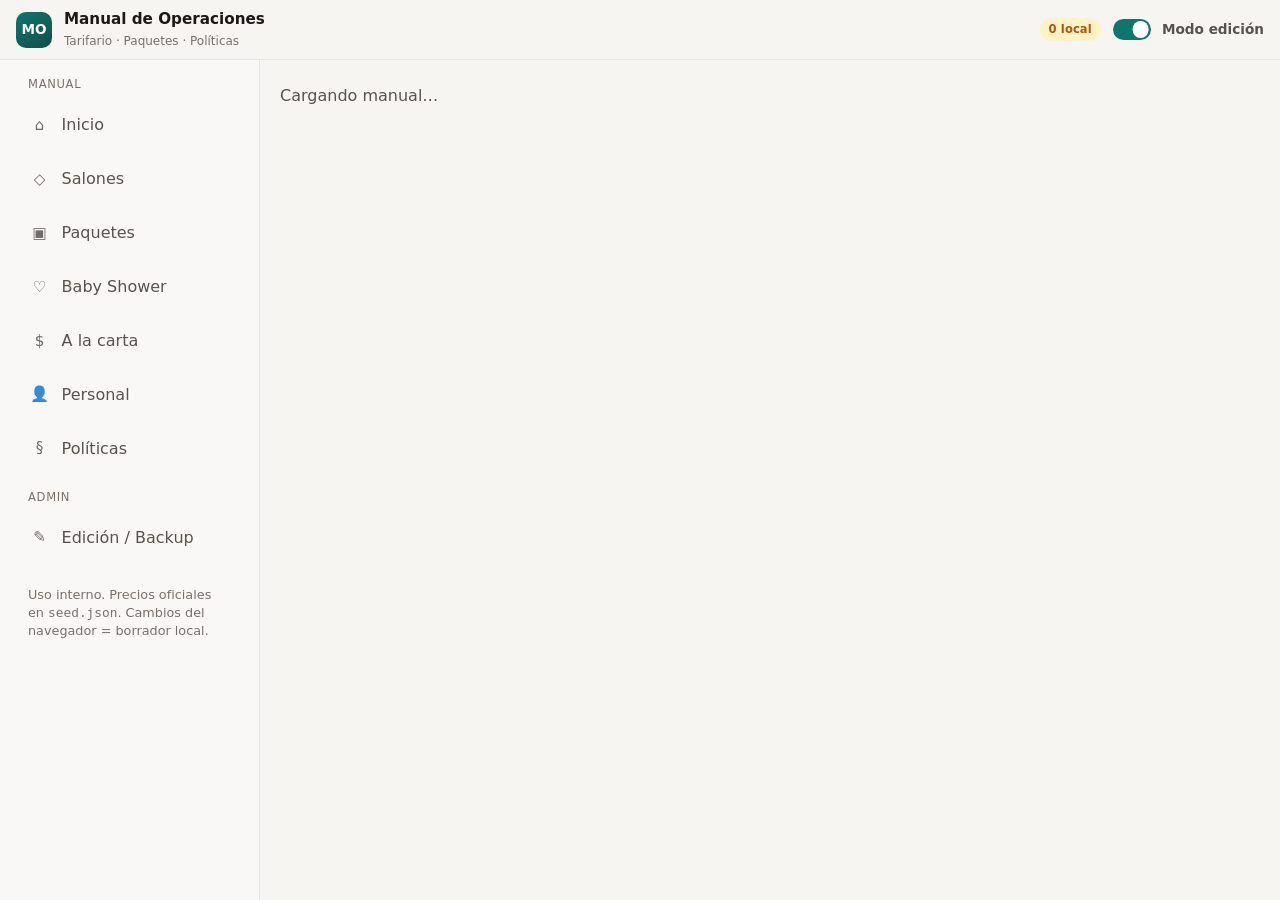
<file: index.html>
<!DOCTYPE html>
<html lang="es">
  <head>
    <meta charset="UTF-8" />
    <meta http-equiv="refresh" content="0; url=./web/" />
    <title>Manual de Operaciones</title>
    <link rel="canonical" href="./web/" />
  </head>
  <body>
    <p>Redirigiendo al manual… <a href="./web/">Abrir manual</a></p>
  </body>
</html>
</file>
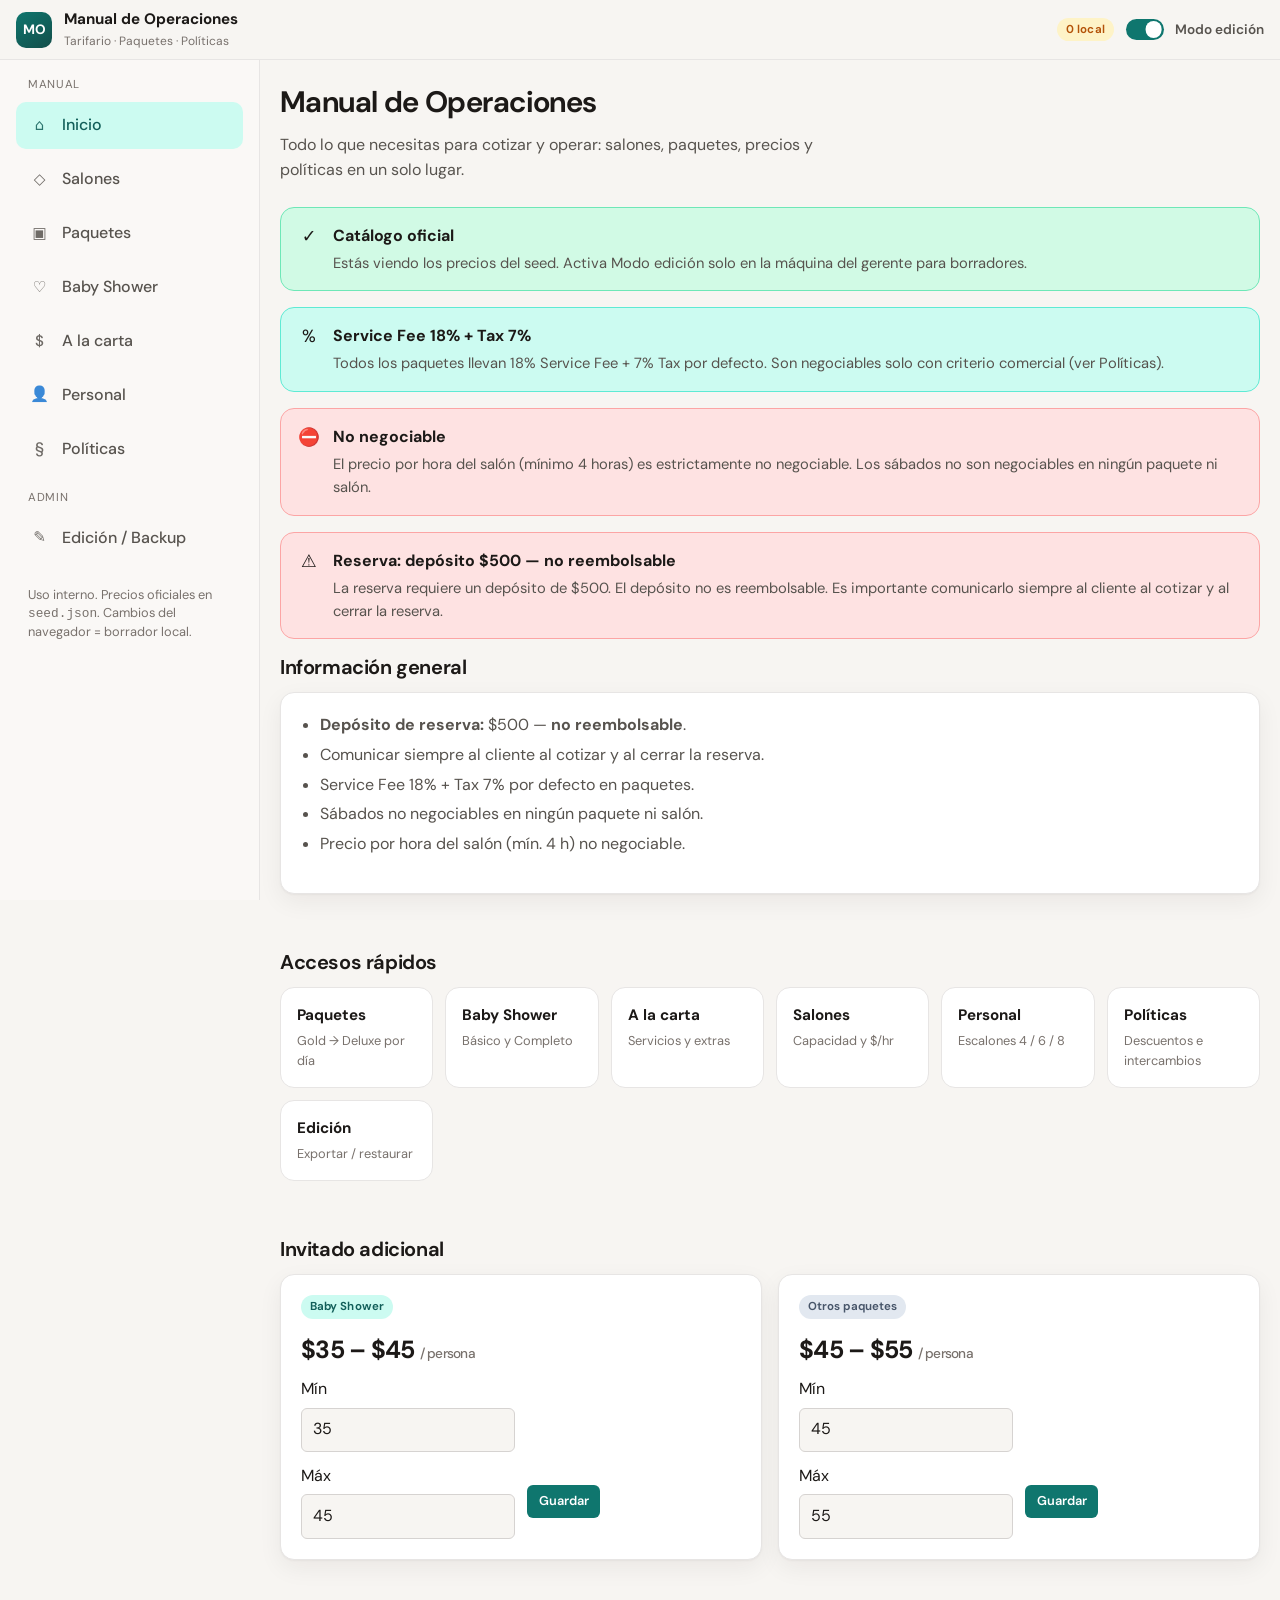
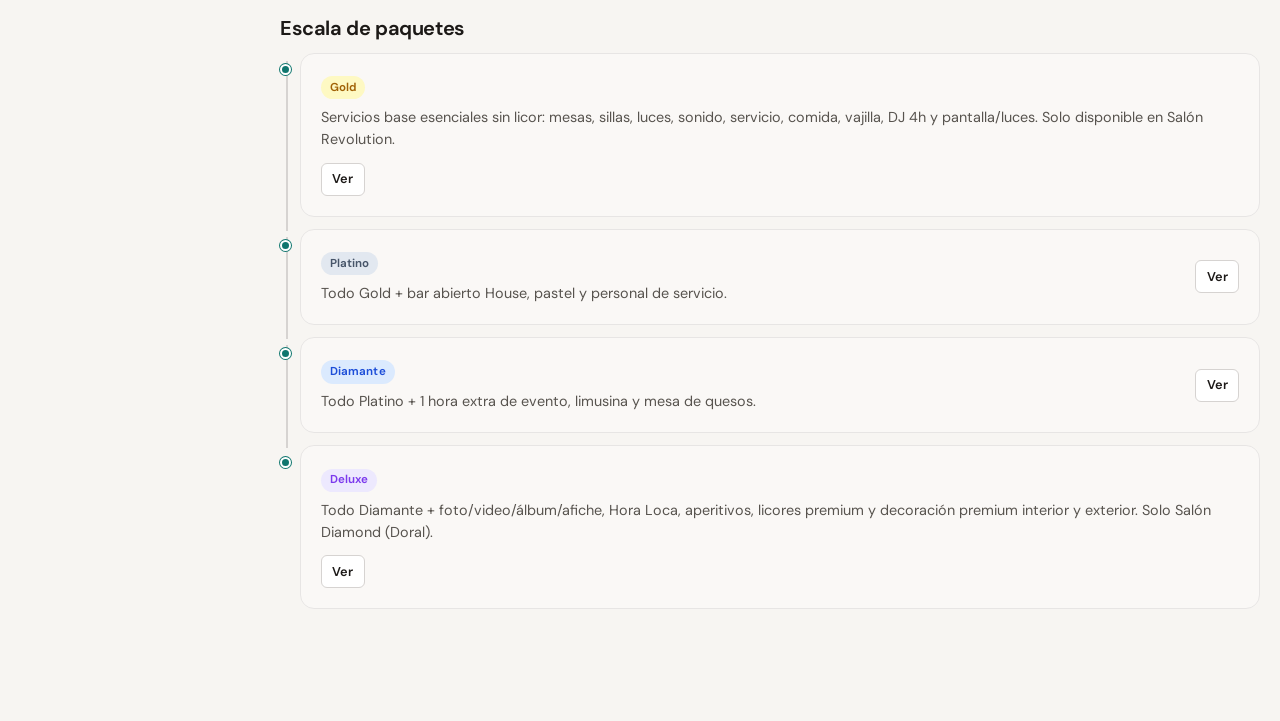
<file: web/index.html>
<!DOCTYPE html>
<html lang="es">
  <head>
    <meta charset="UTF-8" />
    <meta name="viewport" content="width=device-width, initial-scale=1, viewport-fit=cover" />
    <meta name="description" content="Manual interno de operaciones, tarifario y contrataciones para el equipo de ventas." />
    <title>Manual de Operaciones y Contrataciones</title>
    <link rel="preconnect" href="https://fonts.googleapis.com" />
    <link rel="preconnect" href="https://fonts.gstatic.com" crossorigin />
    <link href="https://fonts.googleapis.com/css2?family=DM+Sans:ital,opsz,wght@0,9..40,400;0,9..40,500;0,9..40,600;0,9..40,700;1,9..40,400&display=swap" rel="stylesheet" />
    <link rel="stylesheet" href="./css/tokens.css" />
    <link rel="stylesheet" href="./css/base.css" />
    <link rel="stylesheet" href="./css/layout.css" />
    <link rel="stylesheet" href="./css/components.css" />
  </head>
  <body>
    <a class="skip-link" href="#app-content">Saltar al contenido</a>

    <div class="app">
      <header class="header">
        <button type="button" class="menu-toggle" id="menu-toggle" aria-label="Abrir menú">
          <span></span>
        </button>
        <div class="header__brand">
          <div class="header__logo" aria-hidden="true">MO</div>
          <div class="header__titles">
            <strong>Manual de Operaciones</strong>
            <span>Tarifario · Paquetes · Políticas</span>
          </div>
        </div>
        <div class="header__actions">
          <span class="badge badge--warn" id="override-badge" hidden>0 local</span>
          <label class="toggle" title="Desactiva en tablets de sala">
            <input type="checkbox" id="edit-toggle" checked />
            <span id="edit-label">Modo edición</span>
          </label>
        </div>
      </header>

      <div class="sidebar-backdrop" id="sidebar-backdrop"></div>

      <aside class="sidebar" id="sidebar" aria-label="Navegación principal">
        <p class="nav-label">Manual</p>
        <ul class="nav-list">
          <li>
            <a class="nav-link" data-nav="home" href="#/">
              <span class="nav-link__icon">⌂</span> Inicio
            </a>
          </li>
          <li>
            <a class="nav-link" data-nav="salones" href="#/salones">
              <span class="nav-link__icon">◇</span> Salones
            </a>
          </li>
          <li>
            <a class="nav-link" data-nav="paquetes" href="#/paquetes">
              <span class="nav-link__icon">▣</span> Paquetes
            </a>
          </li>
          <li>
            <a class="nav-link" data-nav="baby-shower" href="#/baby-shower">
              <span class="nav-link__icon">♡</span> Baby Shower
            </a>
          </li>
          <li>
            <a class="nav-link" data-nav="servicios" href="#/servicios">
              <span class="nav-link__icon">$</span> A la carta
            </a>
          </li>
          <li>
            <a class="nav-link" data-nav="personal" href="#/personal">
              <span class="nav-link__icon">👤</span> Personal
            </a>
          </li>
          <li>
            <a class="nav-link" data-nav="politicas" href="#/politicas">
              <span class="nav-link__icon">§</span> Políticas
            </a>
          </li>
        </ul>
        <p class="nav-label">Admin</p>
        <ul class="nav-list">
          <li>
            <a class="nav-link" data-nav="editar" href="#/editar">
              <span class="nav-link__icon">✎</span> Edición / Backup
            </a>
          </li>
        </ul>
        <p class="tiny faint" style="margin-top:1.5rem;padding:0 0.75rem;line-height:1.4">
          Uso interno. Precios oficiales en <code>seed.json</code>. Cambios del navegador = borrador local.
        </p>
      </aside>

      <main class="main">
        <div class="content" id="app-content" tabindex="-1">
          <p class="muted">Cargando manual…</p>
        </div>
      </main>
    </div>

    <nav class="bottom-nav" aria-label="Navegación móvil">
      <a data-nav="home" href="#/"><span>⌂</span><span>Inicio</span></a>
      <a data-nav="paquetes" href="#/paquetes"><span>▣</span><span>Paquetes</span></a>
      <a data-nav="servicios" href="#/servicios"><span>$</span><span>Precios</span></a>
      <a data-nav="politicas" href="#/politicas"><span>§</span><span>Reglas</span></a>
      <a data-nav="editar" href="#/editar"><span>✎</span><span>Edit</span></a>
    </nav>

    <div class="toast-host" id="toast-host" aria-live="polite"></div>

    <script type="module" src="./js/app.js"></script>
  </body>
</html>
</file>
<file: web/css/tokens.css>
:root {
  --bg: #f7f5f2;
  --bg-elevated: #ffffff;
  --bg-muted: #efebe6;
  --bg-soft: #faf8f6;
  --text: #1c1917;
  --text-muted: #57534e;
  --text-faint: #78716c;
  --border: #e7e5e4;
  --border-strong: #d6d3d1;
  --accent: #0f766e;
  --accent-hover: #0d9488;
  --accent-soft: #ccfbf1;
  --accent-text: #115e59;
  --warn: #b45309;
  --warn-soft: #fef3c7;
  --danger: #b91c1c;
  --danger-soft: #fee2e2;
  --ok: #047857;
  --ok-soft: #d1fae5;
  --gold: #a16207;
  --gold-soft: #fef9c3;
  --platino: #475569;
  --platino-soft: #e2e8f0;
  --diamante: #1d4ed8;
  --diamante-soft: #dbeafe;
  --deluxe: #7c3aed;
  --deluxe-soft: #ede9fe;
  --shadow: 0 1px 2px rgba(28, 25, 23, 0.04), 0 8px 24px rgba(28, 25, 23, 0.06);
  --radius: 14px;
  --radius-sm: 10px;
  --radius-xs: 6px;
  --font: "DM Sans", "Segoe UI", system-ui, -apple-system, sans-serif;
  --mono: ui-monospace, "SF Mono", Menlo, Consolas, monospace;
  --nav-w: 260px;
  --header-h: 60px;
  --space-1: 0.25rem;
  --space-2: 0.5rem;
  --space-3: 0.75rem;
  --space-4: 1rem;
  --space-5: 1.25rem;
  --space-6: 1.5rem;
  --space-8: 2rem;
  --space-10: 2.5rem;
  --max-content: 1100px;
  --transition: 160ms ease;
}
</file>
<file: web/css/base.css>
*,
*::before,
*::after {
  box-sizing: border-box;
}

html {
  scroll-behavior: smooth;
}

body {
  margin: 0;
  font-family: var(--font);
  font-size: 16px;
  line-height: 1.55;
  color: var(--text);
  background: var(--bg);
  -webkit-font-smoothing: antialiased;
}

img {
  max-width: 100%;
}

a {
  color: var(--accent);
  text-decoration: none;
}

a:hover {
  text-decoration: underline;
}

h1, h2, h3, h4 {
  line-height: 1.25;
  font-weight: 650;
  letter-spacing: -0.02em;
  margin: 0 0 var(--space-3);
  color: var(--text);
}

h1 { font-size: clamp(1.5rem, 2.5vw, 1.85rem); }
h2 { font-size: 1.25rem; }
h3 { font-size: 1.05rem; }

p {
  margin: 0 0 var(--space-3);
  color: var(--text-muted);
}

ul, ol {
  margin: 0 0 var(--space-4);
  padding-left: 1.2rem;
  color: var(--text-muted);
}

li + li {
  margin-top: 0.3rem;
}

button,
input,
select,
textarea {
  font: inherit;
}

button {
  cursor: pointer;
  border: none;
  background: none;
}

table {
  width: 100%;
  border-collapse: collapse;
}

:focus-visible {
  outline: 2px solid var(--accent);
  outline-offset: 2px;
}

.skip-link {
  position: absolute;
  left: -9999px;
  top: 0;
  background: var(--accent);
  color: white;
  padding: var(--space-2) var(--space-4);
  z-index: 1000;
  border-radius: 0 0 var(--radius-xs) 0;
}

.skip-link:focus {
  left: 0;
}

.sr-only {
  position: absolute;
  width: 1px;
  height: 1px;
  padding: 0;
  margin: -1px;
  overflow: hidden;
  clip: rect(0, 0, 0, 0);
  border: 0;
}

.num {
  font-variant-numeric: tabular-nums;
  font-feature-settings: "tnum";
}

.muted { color: var(--text-muted); }
.faint { color: var(--text-faint); }
.small { font-size: 0.9rem; }
.tiny { font-size: 0.8rem; }
.strong { font-weight: 650; color: var(--text); }
</file>
<file: web/css/layout.css>
.app {
  min-height: 100vh;
  display: grid;
  grid-template-columns: var(--nav-w) 1fr;
  grid-template-rows: var(--header-h) 1fr;
  grid-template-areas:
    "header header"
    "nav main";
}

.header {
  grid-area: header;
  position: sticky;
  top: 0;
  z-index: 40;
  display: flex;
  align-items: center;
  gap: var(--space-3);
  padding: 0 var(--space-4);
  background: rgba(247, 245, 242, 0.92);
  backdrop-filter: blur(10px);
  border-bottom: 1px solid var(--border);
}

.header__brand {
  display: flex;
  align-items: center;
  gap: var(--space-3);
  min-width: 0;
  flex: 1;
}

.header__logo {
  width: 36px;
  height: 36px;
  border-radius: 10px;
  background: linear-gradient(145deg, var(--accent), #134e4a);
  color: white;
  display: grid;
  place-items: center;
  font-weight: 700;
  font-size: 0.85rem;
  flex-shrink: 0;
}

.header__titles {
  min-width: 0;
}

.header__titles strong {
  display: block;
  font-size: 0.95rem;
  white-space: nowrap;
  overflow: hidden;
  text-overflow: ellipsis;
}

.header__titles span {
  display: block;
  font-size: 0.75rem;
  color: var(--text-faint);
}

.header__actions {
  display: flex;
  align-items: center;
  gap: var(--space-2);
  flex-shrink: 0;
}

.menu-toggle {
  display: none;
  width: 40px;
  height: 40px;
  border-radius: var(--radius-sm);
  border: 1px solid var(--border);
  background: var(--bg-elevated);
  align-items: center;
  justify-content: center;
}

.menu-toggle span {
  display: block;
  width: 18px;
  height: 2px;
  background: var(--text);
  position: relative;
}

.menu-toggle span::before,
.menu-toggle span::after {
  content: "";
  position: absolute;
  left: 0;
  width: 18px;
  height: 2px;
  background: var(--text);
}

.menu-toggle span::before { top: -6px; }
.menu-toggle span::after { top: 6px; }

.sidebar {
  grid-area: nav;
  border-right: 1px solid var(--border);
  background: var(--bg-soft);
  padding: var(--space-4);
  overflow-y: auto;
  position: sticky;
  top: var(--header-h);
  height: calc(100vh - var(--header-h));
}

.nav-label {
  font-size: 0.72rem;
  text-transform: uppercase;
  letter-spacing: 0.06em;
  color: var(--text-faint);
  margin: var(--space-4) 0 var(--space-2);
  padding-left: var(--space-3);
}

.nav-label:first-child {
  margin-top: 0;
}

.nav-list {
  list-style: none;
  margin: 0;
  padding: 0;
  display: flex;
  flex-direction: column;
  gap: 2px;
}

.nav-link {
  display: flex;
  align-items: center;
  gap: var(--space-3);
  padding: 0.7rem 0.85rem;
  border-radius: var(--radius-sm);
  color: var(--text-muted);
  text-decoration: none;
  font-weight: 500;
  transition: background var(--transition), color var(--transition);
}

.nav-link:hover {
  background: var(--bg-muted);
  color: var(--text);
  text-decoration: none;
}

.nav-link.is-active {
  background: var(--accent-soft);
  color: var(--accent-text);
}

.nav-link__icon {
  width: 1.25rem;
  text-align: center;
  opacity: 0.85;
  font-size: 0.95rem;
}

.main {
  grid-area: main;
  min-width: 0;
}

.content {
  max-width: var(--max-content);
  margin: 0 auto;
  padding: var(--space-6) var(--space-5) 5rem;
}

.page-header {
  margin-bottom: var(--space-6);
}

.page-header p {
  max-width: 52ch;
  margin-bottom: 0;
}

.section {
  margin-bottom: var(--space-8);
}

.section + .section {
  padding-top: var(--space-2);
}

.grid-2 {
  display: grid;
  grid-template-columns: repeat(2, minmax(0, 1fr));
  gap: var(--space-4);
}

.grid-3 {
  display: grid;
  grid-template-columns: repeat(3, minmax(0, 1fr));
  gap: var(--space-4);
}

.grid-auto {
  display: grid;
  grid-template-columns: repeat(auto-fill, minmax(240px, 1fr));
  gap: var(--space-4);
}

.stack {
  display: flex;
  flex-direction: column;
  gap: var(--space-4);
}

.row {
  display: flex;
  flex-wrap: wrap;
  gap: var(--space-3);
  align-items: center;
}

.row-between {
  display: flex;
  flex-wrap: wrap;
  gap: var(--space-3);
  align-items: center;
  justify-content: space-between;
}

.filters {
  display: flex;
  flex-wrap: wrap;
  gap: var(--space-3);
  margin-bottom: var(--space-5);
  padding: var(--space-4);
  background: var(--bg-elevated);
  border: 1px solid var(--border);
  border-radius: var(--radius);
}

.filters label {
  display: flex;
  flex-direction: column;
  gap: 0.35rem;
  font-size: 0.8rem;
  color: var(--text-faint);
  font-weight: 600;
  min-width: 140px;
}

.filters select,
.field input,
.field select {
  border: 1px solid var(--border-strong);
  background: var(--bg);
  border-radius: var(--radius-xs);
  padding: 0.55rem 0.7rem;
  color: var(--text);
  min-width: 0;
}

.bottom-nav {
  display: none;
  position: fixed;
  left: 0;
  right: 0;
  bottom: 0;
  z-index: 50;
  background: rgba(255, 255, 255, 0.96);
  backdrop-filter: blur(10px);
  border-top: 1px solid var(--border);
  padding: 0.35rem 0.4rem calc(0.35rem + env(safe-area-inset-bottom));
  justify-content: space-around;
}

.bottom-nav a {
  flex: 1;
  display: flex;
  flex-direction: column;
  align-items: center;
  gap: 0.15rem;
  padding: 0.4rem 0.2rem;
  font-size: 0.68rem;
  color: var(--text-faint);
  text-decoration: none;
  border-radius: 8px;
}

.bottom-nav a.is-active {
  color: var(--accent-text);
  background: var(--accent-soft);
}

.bottom-nav a span:first-child {
  font-size: 1rem;
}

.sidebar-backdrop {
  display: none;
}

@media (max-width: 900px) {
  .app {
    grid-template-columns: 1fr;
    grid-template-areas:
      "header"
      "main";
  }

  .menu-toggle {
    display: inline-flex;
  }

  .sidebar {
    position: fixed;
    left: 0;
    top: var(--header-h);
    bottom: 0;
    width: min(300px, 86vw);
    z-index: 60;
    transform: translateX(-105%);
    transition: transform var(--transition);
    height: auto;
    box-shadow: var(--shadow);
  }

  .sidebar.is-open {
    transform: translateX(0);
  }

  .sidebar-backdrop.is-open {
    display: block;
    position: fixed;
    inset: var(--header-h) 0 0 0;
    background: rgba(28, 25, 23, 0.35);
    z-index: 55;
  }

  .grid-2,
  .grid-3 {
    grid-template-columns: 1fr;
  }

  .content {
    padding: var(--space-5) var(--space-4) 6.5rem;
  }

  .bottom-nav {
    display: flex;
  }
}

@media (max-width: 520px) {
  .header__titles span {
    display: none;
  }

  .filters label {
    width: 100%;
  }
}
</file>
<file: web/css/components.css>
.card {
  background: var(--bg-elevated);
  border: 1px solid var(--border);
  border-radius: var(--radius);
  box-shadow: var(--shadow);
  padding: var(--space-5);
}

.card--soft {
  background: var(--bg-soft);
  box-shadow: none;
}

.card--clickable {
  cursor: pointer;
  transition: border-color var(--transition), transform var(--transition);
  text-align: left;
  width: 100%;
  display: block;
  color: inherit;
}

.card--clickable:hover {
  border-color: var(--accent);
  text-decoration: none;
  transform: translateY(-1px);
}

.card__title {
  margin: 0 0 var(--space-2);
  font-size: 1.05rem;
}

.card__meta {
  display: flex;
  flex-wrap: wrap;
  gap: var(--space-2);
  margin-bottom: var(--space-3);
}

.card__price {
  font-size: 1.55rem;
  font-weight: 700;
  color: var(--text);
  letter-spacing: -0.03em;
  margin: var(--space-2) 0;
}

.card__price small {
  font-size: 0.85rem;
  font-weight: 500;
  color: var(--text-faint);
}

.badge {
  display: inline-flex;
  align-items: center;
  gap: 0.25rem;
  padding: 0.18rem 0.55rem;
  border-radius: 999px;
  font-size: 0.72rem;
  font-weight: 650;
  letter-spacing: 0.01em;
  background: var(--bg-muted);
  color: var(--text-muted);
  white-space: nowrap;
}

.badge--accent { background: var(--accent-soft); color: var(--accent-text); }
.badge--warn { background: var(--warn-soft); color: var(--warn); }
.badge--danger { background: var(--danger-soft); color: var(--danger); }
.badge--ok { background: var(--ok-soft); color: var(--ok); }
.badge--gold { background: var(--gold-soft); color: var(--gold); }
.badge--platino { background: var(--platino-soft); color: var(--platino); }
.badge--diamante { background: var(--diamante-soft); color: var(--diamante); }
.badge--deluxe { background: var(--deluxe-soft); color: var(--deluxe); }

.callout {
  border-radius: var(--radius);
  padding: var(--space-4);
  border: 1px solid var(--border);
  background: var(--bg-elevated);
  display: flex;
  gap: var(--space-3);
  align-items: flex-start;
}

.callout__icon {
  flex-shrink: 0;
  width: 1.5rem;
  text-align: center;
  font-size: 1.1rem;
  line-height: 1.4;
}

.callout__body {
  min-width: 0;
}

.callout__body strong {
  display: block;
  margin-bottom: 0.2rem;
  color: var(--text);
}

.callout__body p {
  margin: 0;
  font-size: 0.92rem;
}

.callout--warn {
  background: var(--warn-soft);
  border-color: #fcd34d;
}

.callout--danger {
  background: var(--danger-soft);
  border-color: #fca5a5;
}

.callout--ok {
  background: var(--ok-soft);
  border-color: #6ee7b7;
}

.callout--info {
  background: var(--accent-soft);
  border-color: #5eead4;
}

.btn {
  display: inline-flex;
  align-items: center;
  justify-content: center;
  gap: 0.4rem;
  padding: 0.55rem 0.9rem;
  border-radius: var(--radius-xs);
  border: 1px solid transparent;
  font-weight: 600;
  font-size: 0.9rem;
  transition: background var(--transition), border-color var(--transition), color var(--transition);
  white-space: nowrap;
}

.btn:disabled {
  opacity: 0.5;
  cursor: not-allowed;
}

.btn--primary {
  background: var(--accent);
  color: white;
}

.btn--primary:hover:not(:disabled) {
  background: var(--accent-hover);
}

.btn--secondary {
  background: var(--bg-elevated);
  border-color: var(--border-strong);
  color: var(--text);
}

.btn--secondary:hover:not(:disabled) {
  background: var(--bg-muted);
}

.btn--ghost {
  background: transparent;
  color: var(--text-muted);
}

.btn--ghost:hover:not(:disabled) {
  background: var(--bg-muted);
  color: var(--text);
}

.btn--danger {
  background: var(--danger-soft);
  color: var(--danger);
  border-color: #fca5a5;
}

.btn--sm {
  padding: 0.35rem 0.65rem;
  font-size: 0.8rem;
}

.btn--icon {
  width: 2rem;
  height: 2rem;
  padding: 0;
  border-radius: var(--radius-xs);
}

.table-wrap {
  overflow-x: auto;
  border: 1px solid var(--border);
  border-radius: var(--radius);
  background: var(--bg-elevated);
}

.table {
  min-width: 480px;
}

.table th,
.table td {
  padding: 0.75rem 0.9rem;
  text-align: left;
  border-bottom: 1px solid var(--border);
  vertical-align: middle;
}

.table th {
  font-size: 0.78rem;
  text-transform: uppercase;
  letter-spacing: 0.04em;
  color: var(--text-faint);
  background: var(--bg-soft);
  font-weight: 650;
}

.table tr:last-child td {
  border-bottom: none;
}

.table tbody tr:hover td {
  background: rgba(15, 118, 110, 0.03);
}

.price-cell {
  font-weight: 650;
  white-space: nowrap;
}

.price-cell.is-na {
  color: var(--text-faint);
  font-weight: 500;
}

.inclusion-list {
  list-style: none;
  margin: 0;
  padding: 0;
  display: flex;
  flex-direction: column;
  gap: 0.45rem;
}

.inclusion-list li {
  display: flex;
  align-items: center;
  justify-content: space-between;
  gap: var(--space-3);
  padding: 0.55rem 0.7rem;
  background: var(--bg-soft);
  border: 1px solid var(--border);
  border-radius: var(--radius-xs);
  color: var(--text);
  margin: 0;
}

.inclusion-list .check {
  color: var(--ok);
  margin-right: 0.45rem;
  font-weight: 700;
}

.quick-links {
  display: grid;
  grid-template-columns: repeat(auto-fill, minmax(150px, 1fr));
  gap: var(--space-3);
}

.quick-link {
  display: flex;
  flex-direction: column;
  gap: 0.25rem;
  padding: var(--space-4);
  border-radius: var(--radius);
  background: var(--bg-elevated);
  border: 1px solid var(--border);
  color: var(--text);
  text-decoration: none;
  transition: border-color var(--transition), box-shadow var(--transition);
}

.quick-link:hover {
  border-color: var(--accent);
  box-shadow: var(--shadow);
  text-decoration: none;
}

.quick-link strong {
  font-size: 0.95rem;
}

.quick-link span {
  font-size: 0.8rem;
  color: var(--text-faint);
}

.toggle {
  display: inline-flex;
  align-items: center;
  gap: 0.5rem;
  font-size: 0.85rem;
  color: var(--text-muted);
  font-weight: 600;
  user-select: none;
}

.toggle input {
  width: 2.4rem;
  height: 1.3rem;
  appearance: none;
  background: var(--border-strong);
  border-radius: 999px;
  position: relative;
  cursor: pointer;
  transition: background var(--transition);
}

.toggle input::after {
  content: "";
  position: absolute;
  top: 2px;
  left: 2px;
  width: calc(1.3rem - 4px);
  height: calc(1.3rem - 4px);
  border-radius: 50%;
  background: white;
  transition: transform var(--transition);
}

.toggle input:checked {
  background: var(--accent);
}

.toggle input:checked::after {
  transform: translateX(1.1rem);
}

.toast-host {
  position: fixed;
  right: var(--space-4);
  bottom: calc(var(--space-4) + 4rem);
  z-index: 80;
  display: flex;
  flex-direction: column;
  gap: var(--space-2);
  pointer-events: none;
}

.toast {
  pointer-events: auto;
  background: var(--text);
  color: white;
  padding: 0.7rem 1rem;
  border-radius: var(--radius-sm);
  box-shadow: var(--shadow);
  font-size: 0.9rem;
  animation: toast-in 180ms ease;
  max-width: min(320px, 90vw);
}

@keyframes toast-in {
  from { opacity: 0; transform: translateY(8px); }
  to { opacity: 1; transform: translateY(0); }
}

.modal-backdrop {
  position: fixed;
  inset: 0;
  background: rgba(28, 25, 23, 0.45);
  z-index: 90;
  display: grid;
  place-items: center;
  padding: var(--space-4);
}

.modal {
  width: min(520px, 100%);
  max-height: min(90vh, 720px);
  overflow: auto;
  background: var(--bg-elevated);
  border-radius: var(--radius);
  box-shadow: var(--shadow);
  border: 1px solid var(--border);
  padding: var(--space-5);
}

.modal h2 {
  margin-bottom: var(--space-2);
}

.modal__actions {
  display: flex;
  justify-content: flex-end;
  gap: var(--space-2);
  margin-top: var(--space-5);
}

.field {
  display: flex;
  flex-direction: column;
  gap: 0.35rem;
  margin-bottom: var(--space-3);
}

.field label {
  font-size: 0.8rem;
  font-weight: 650;
  color: var(--text-faint);
}

.field input,
.field select {
  width: 100%;
}

.inline-edit {
  display: inline-flex;
  align-items: center;
  gap: 0.35rem;
}

.inline-edit input {
  width: 6.5rem;
  border: 1px solid var(--border-strong);
  border-radius: var(--radius-xs);
  padding: 0.35rem 0.5rem;
  background: white;
}

.pkg-hero {
  display: grid;
  gap: var(--space-4);
}

.pkg-hero__price {
  font-size: clamp(1.8rem, 4vw, 2.4rem);
  font-weight: 750;
  letter-spacing: -0.03em;
  color: var(--text);
}

.stat {
  display: flex;
  flex-direction: column;
  gap: 0.15rem;
}

.stat strong {
  font-size: 1.25rem;
  letter-spacing: -0.02em;
}

.stat span {
  font-size: 0.8rem;
  color: var(--text-faint);
}

.role-pills {
  display: flex;
  flex-wrap: wrap;
  gap: 0.4rem;
}

.divider {
  height: 1px;
  background: var(--border);
  margin: var(--space-5) 0;
  border: 0;
}

.empty {
  text-align: center;
  padding: var(--space-8);
  color: var(--text-faint);
  border: 1px dashed var(--border-strong);
  border-radius: var(--radius);
  background: var(--bg-soft);
}

.edit-hint {
  font-size: 0.78rem;
  color: var(--accent-text);
  background: var(--accent-soft);
  border-radius: 999px;
  padding: 0.15rem 0.55rem;
  font-weight: 650;
}

.service-cat {
  margin-bottom: var(--space-6);
}

.service-cat h3 {
  margin-bottom: var(--space-3);
  display: flex;
  align-items: center;
  gap: var(--space-2);
}

.ladder {
  display: grid;
  gap: var(--space-3);
}

.ladder-step {
  position: relative;
  padding-left: var(--space-5);
}

.ladder-step::before {
  content: "";
  position: absolute;
  left: 0.35rem;
  top: 0.5rem;
  bottom: -0.9rem;
  width: 2px;
  background: var(--border-strong);
}

.ladder-step:last-child::before {
  display: none;
}

.ladder-step::after {
  content: "";
  position: absolute;
  left: 0;
  top: 0.7rem;
  width: 0.7rem;
  height: 0.7rem;
  border-radius: 50%;
  background: var(--accent);
  border: 2px solid white;
  box-shadow: 0 0 0 1px var(--accent);
}

@media (max-width: 900px) {
  .toast-host {
    bottom: calc(5rem + env(safe-area-inset-bottom));
    left: var(--space-4);
    right: var(--space-4);
  }

  .toast {
    max-width: none;
  }
}
</file>
